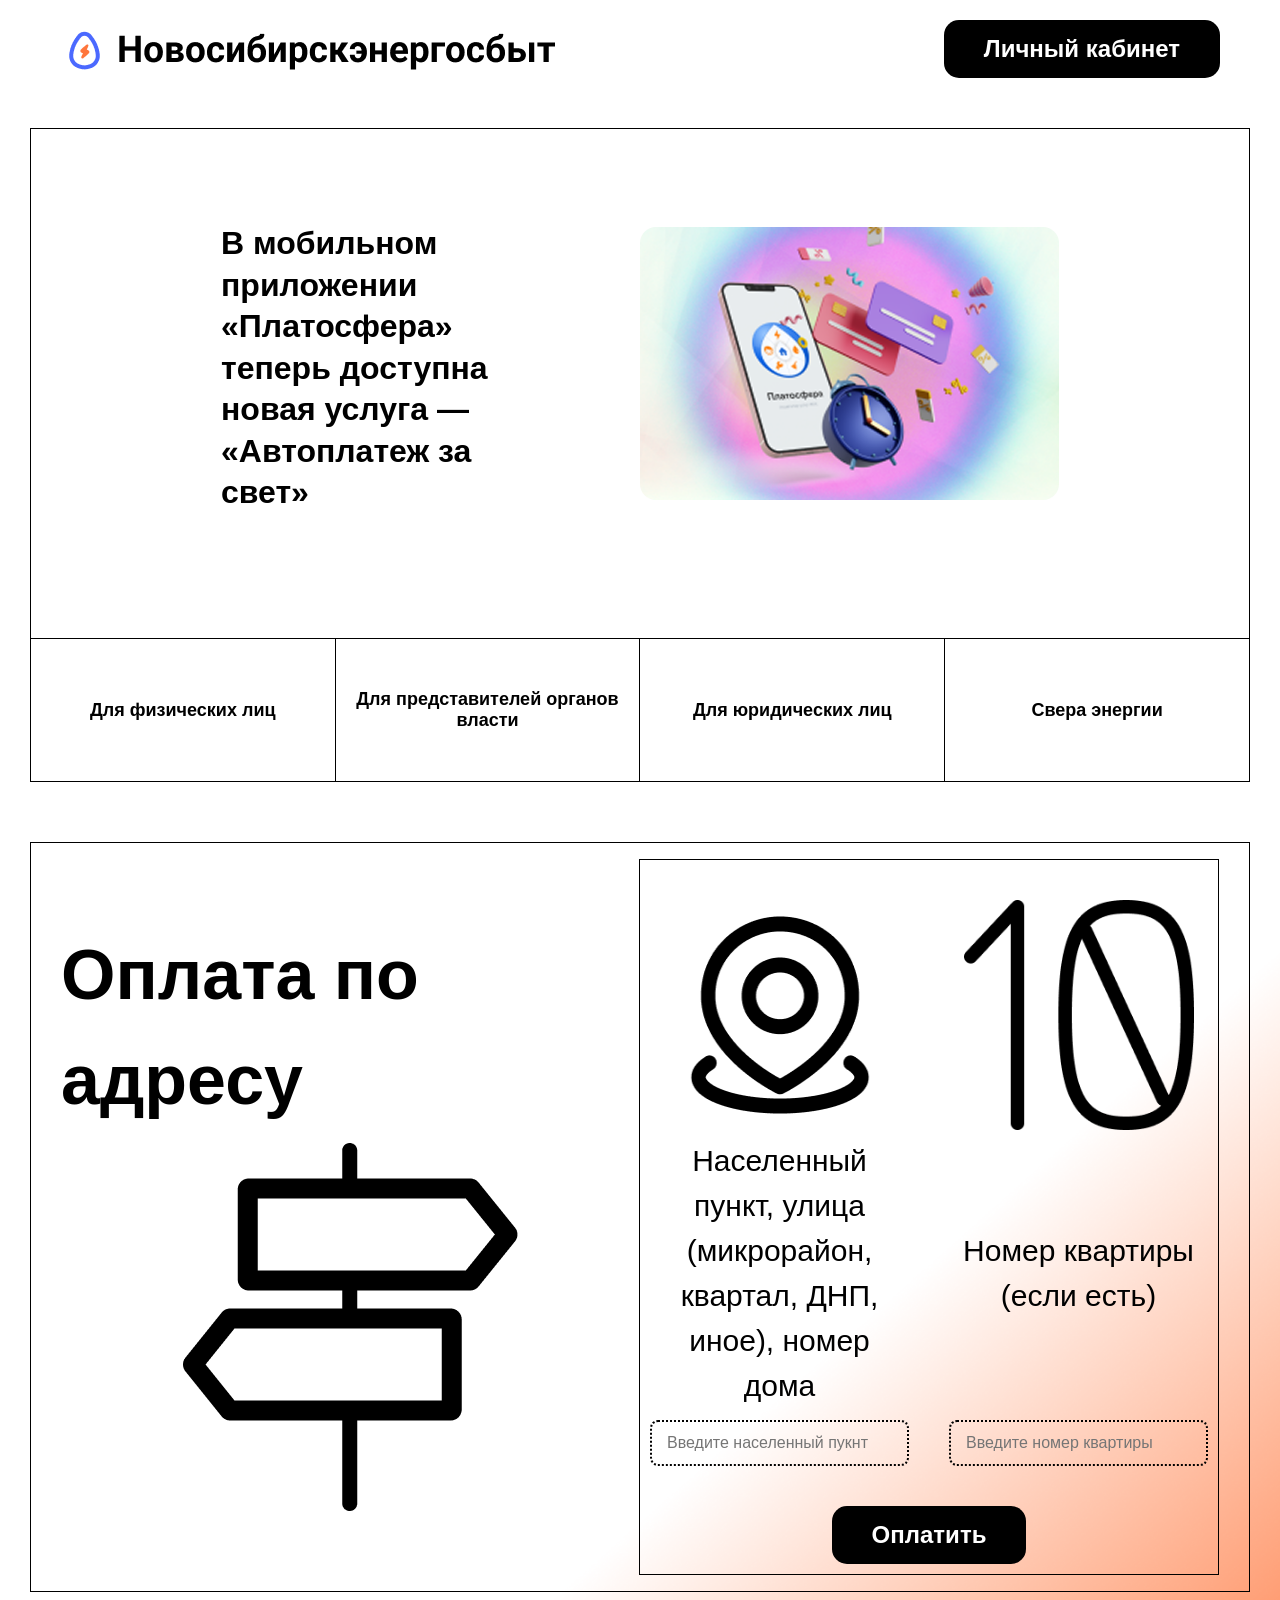
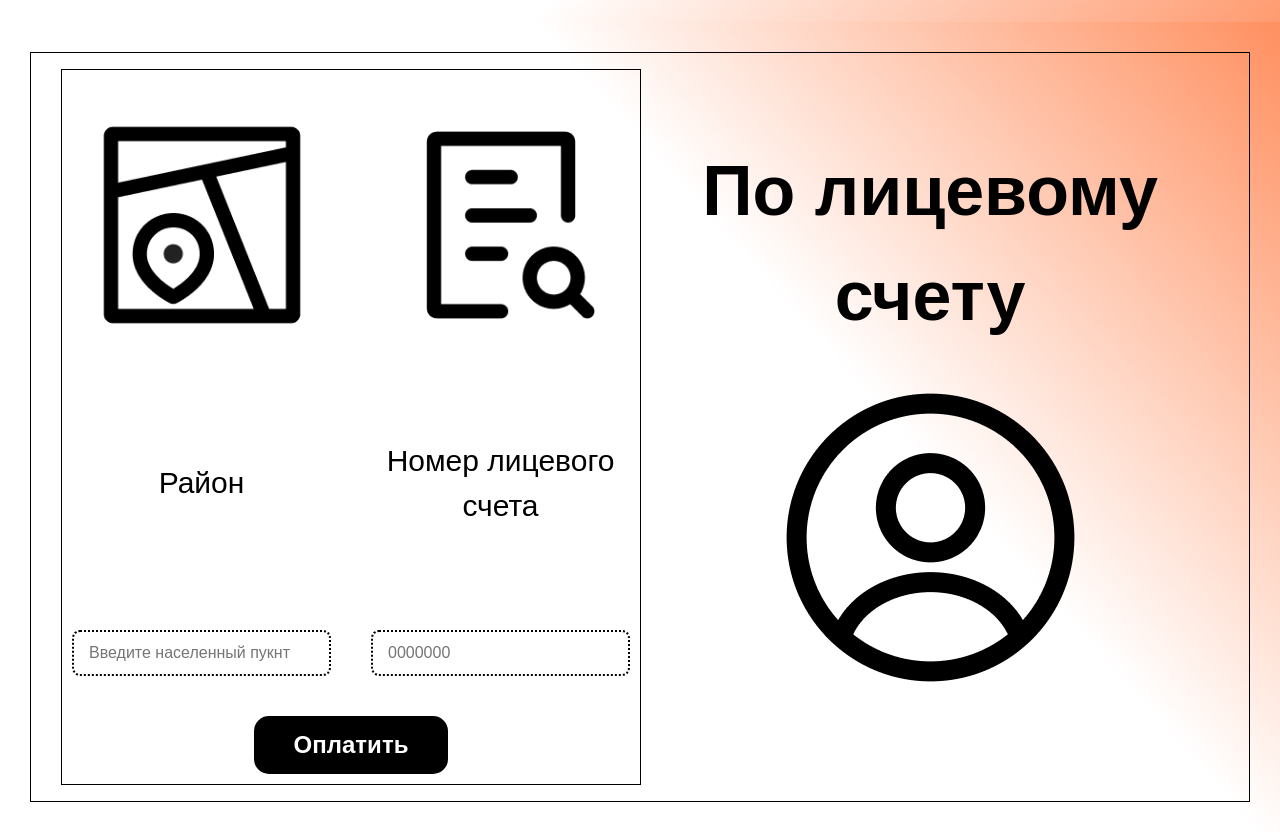
<file: index.html>
<!DOCTYPE html>
<html lang="en">
<head>
    <meta charset="UTF-8">
    <meta name="viewport" content="width=device-width, initial-scale=1.0">
    <title>Новосибирскэнергосбыт</title>
    <link rel="stylesheet" href="css/style.css">
</head>
<body class="page__body">
    <header>
        <img class="logo" src="images/Лого + название.png">
        <button class="button" id="openLoginForm" onclick="openPopup('authChoice')">Личный кабинет</button>
    </header>
    <main>
        <div class="ekran_1">
            <div class="main__text">
                <h1 class="text_1">В мобильном приложении «Платосфера» теперь доступна новая услуга — «Автоплатеж за свет»</h1>
                <img class="img_1" src="images/Avtoplatezh1 1.png">
            </div>
            <div class="main__menu">
                <button id="menu__button" class="b1" onclick="openPopup('menuFiz')">Для физических лиц</button>
                <button id="menu__button" class="b2" onclick="openPopup('menuPower')">Для представителей органов власти</button>
                <button id="menu__button" class="b3" onclick="openPopup('menuLegal')">Для юридических лиц</button>
                <button id="menu__button" class="b4" onclick="openPopup('menuSfera')">Свера энергии</button>
            </div>
        </div>
        <div class="ekran_2">
            <div class="main__text_2">
                <div class="main__text_2_1">
                    <h1 class="text_2">Оплата по адресу</h1>
                    <img class="img_2" src="images/Adres.png">
                </div>
                <div class="sub_menu">
                    <div class="sub__menu">
                        <div class="column">
                            <img class="column_img" src="images/Group punkt.png">
                            <p class="column_text">Населенный пункт, улица (микрорайон, квартал, ДНП, иное), номер дома</p>
                            <input class="input" type="text" placeholder="Введите населенный пукнт">
                        </div>
                        <div class="column">
                            <img class="column_img" src="images/10.png">
                            <p class="column_text">Номер квартиры (если есть)</p>
                            <input class="input" type="text" placeholder="Введите номер квартиры">
                        </div>
                    </div>
                    <div class="button__main_type">
                        <button>Оплатить</button> 
                    </div> 
                </div>
            
            </div>
        </div>
        <div class="ekran_3">
            <div class="main__text_3">
                <div class="main__text_2_1">
                    <h1 class="text_2">По лицевому счету</h1>
                    <img class="img_2" src="images/Group 5.png">
                </div>
                <div class="sub_menu">
                    <div class="sub__menu">
                        <div class="column">
                            <img class="column_img" src="images/Map_light.png">
                            <p class="column_text">Район</p>
                            <input class="input" type="text" placeholder="Введите населенный пукнт">
                        </div>
                        <div class="column">
                            <img class="column_img" src="images/File_dock_search_light.png">
                            <p class="column_text">Номер лицевого счета</p>
                            <input class="input" type="text" placeholder="0000000">
                        </div>
                    </div>
                    <div class="button__main_type">
                        <button>Оплатить</button> 
                    </div> 
                </div>
            
            </div>
        </div>    
    </main>
    <!-- Затемнение фона (оверлей) -->
<div id="overlay" class="overlay" onclick="closeAllPopups()"></div>

<!-- Попапы для кнопок главного меню -->
<div id="menuFizPopup" class="popup popup--menu">
    <div class="popup-content popup-content--menu">
        <h2 class="popup--menu__title">Для физических лиц мы предоставляем:</h2>
        <ol class="popup--menu__list">
            <li>Детализацию счета</li>
            <li>Поддержку если звонят по чужому адресу?</li>
        </ol>
    </div>
</div>
<div id="menuPowerPopup" class="popup popup--menu">
    <div class="popup-content popup-content--menu">
        <h2 class="popup--menu__title">Для представителей органов власти мы предоставляем:</h2>
        <ol class="popup--menu__list">
            <li>Обещанный платеж</li>
            <li>Электронный документооборот</li>
            <li>Калькулятор расчета стоимости внедрения ФСКУЭ</li>
        </ol>
    </div>
</div>
<div id="menuLegalPopup" class="popup popup--menu">
    <div class="popup-content popup-content--menu">
        <h2 class="popup--menu__title">Для юридических лиц мы предоставляем:</h2>
        <ol class="popup--menu__list">
            <li>Заключить договор</li>
            <li>Личный кабинет</li>
            <li>Направить обращение</li>
            <li>Установить электрозарядную станцию</li>
        </ol>
    </div>
</div>
<div id="menuSferaPopup" class="popup popup--menu">
    <div class="popup-content popup-content--menu">
        <h2 class="popup--menu__title">В сфере энергии мы предоставляем:</h2>
        <ol class="popup--menu__list">
            <li>Направление обращения от участника СППС</li>
            <li>Размещение рекламы в мобильном приложении «Платосфера»</li>
            <li>Система платежей и переводов «Сфера энергии»</li>
        </ol>
    </div>
</div>

<!-- Попап выбора: Вход / Регистрация -->
<div id="authChoicePopup" class="popup popup--auth-choice">
    <div class="popup-content popup-content--auth-choice">
        <h2 class="popup__title popup__title--auth">Вход/регистрация в личный кабинет</h2>
        <div class="auth-choice__buttons">
            <button type="button" class="auth-choice__btn auth-choice__btn--primary" onclick="openPopupFromChoice('register')">Регистрация</button>
            <button type="button" class="auth-choice__btn auth-choice__btn--secondary" onclick="openPopupFromChoice('login')">Вход</button>
        </div>
    </div>
</div>

<!-- Попап регистрации -->
<div id="registerPopup" class="popup popup--register">
    <div class="popup-content">
        <span class="close" onclick="closeAllPopups()">&times;</span>
        <h2 class="popup__title">Регистрация</h2>
        
        <!-- Форма регистрации -->
        <form method="POST" action="register.php" id="registerForm">
            <div class="form-group">
                <label>Логин</label>
                <input type="text" name="username" placeholder="Логин" required>
            </div>
            
            <div class="form-group">
                <label>Пароль</label>
                <input type="password" name="password" placeholder="Пароль" required>
            </div>
            
            <div class="form-group">
                <label>Номер лицевого счета</label>
                <input type="text" name="account_number" placeholder="Номер лицевого счета" required>
            </div>
            
            <div class="form-group">
                <label>Эл. почта</label>
                <input type="email" name="email" placeholder="Эл. почта" required>
            </div>
            
            <div class="form-group">
                <label>Номер телефона</label>
                <input type="tel" name="phone" placeholder="Номер телефона" required>
            </div>
            
            <button type="submit" class="popup__submit">Зарегистрироваться</button>
        </form>
        
        <!-- Здесь будем показывать результат -->
        <div id="registerResult"></div>
    </div>
</div>

<!-- Попап входа -->
<div id="loginPopup" class="popup popup--login">
    <div class="popup-content">
        <span class="close" onclick="closeAllPopups()">&times;</span>
        <h2 class="popup__title">Вход</h2>
        <form method="POST" action="login.php" id="loginForm">
            <div class="form-group">
                <label>Логин</label>
                <input type="text" name="username" placeholder="Логин" required>
            </div>
            <div class="form-group">
                <label>Пароль</label>
                <input type="password" name="password" placeholder="Пароль" required>
            </div>
            <button type="submit" class="popup__submit">Войти</button>
        </form>
        <div id="loginResult"></div>
    </div>
</div>

<script src="popups.js"></script>
</body>
</html>
</file>
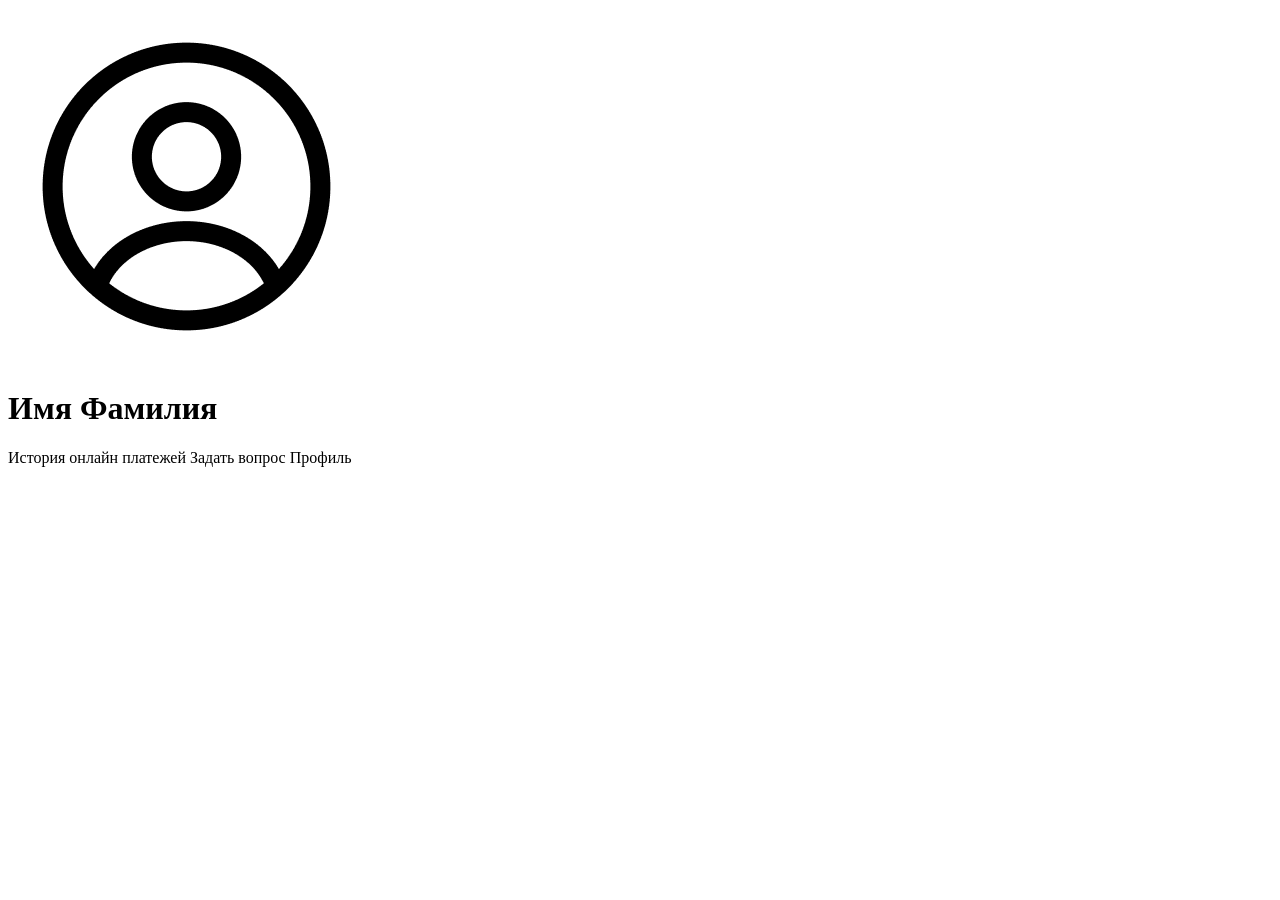
<file: lk.html>
<!DOCTYPE html>
<html lang="en">
<head>
    <meta charset="UTF-8">
    <meta name="viewport" content="width=device-width, initial-scale=1.0">
    <title>Document</title>
</head>
<body>
    <main>
        <img class="avatar" src="images/Group 5.png">
        <h1>Имя Фамилия</h1>
        <a>История онлайн платежей</a>
        <a>Задать вопрос</a>
        <a>Профиль</a>
    </main>
</body>
</html>
</file>
<file: css/style.css>
/* Универсальный селектор (*) применяет стили ко ВСЕМ элементам на странице */
* {
    margin: 0; /* Убирает внешние отступы у всех элементов (браузеры часто добавляют их по умолчанию) */
    padding: 0; /* Убирает внутренние отступы у всех элементов */
    box-sizing: border-box; /* Заставляет браузер учитывать padding и border в ширине и высоте элемента (чтобы верстка не "разваливалась") */
}
/* Стили для тега <body> - основной контейнер страницы */
body {
    font-family: 'Segoe UI', Tahoma, Geneva, Verdana, sans-serif; /* Устанавливает шрифт: сначала Segoe UI (красивый системный), если нет - запасные варианты */
    background-color: white; /* Светло-серый с голубым оттенком фон страницы (как на дизайне) */
    color: #1e293b; /* Темно-сине-серый цвет текста по умолчанию (не чисто черный, чтобы глаза меньше уставали) */
    line-height: 1.5; /* Межстрочный интервал (делает текст более читабельным) */
}

/* Шапка сайта (header) */

/* Стили для тега <header> - верхняя часть страницы */
header {
    display: flex; /* Включает Flexbox - современный способ раскладки элементов */
    justify-content: space-between; /* Распределяет элементы по краям: логотип слева, кнопка справа */
    align-items: center; /* Выравнивает элементы по вертикали по центру */
    padding: 20px 60px; /* Внутренние отступы: 20px сверху/снизу, 60px слева/справа */
    background-color: #ffffff; /* Белый фон шапки */
}

/* Стили для логотипа (класс .logo) */
.logo {
    width: 496px;
    height: 49px; /* Фиксированная высота логотипа (ширина подстроится автоматически, чтобы сохранить пропорции) */
    width: auto; /* Автоматическая ширина, чтобы не искажать изображение */
}

/* Кнопка "Личный кабинет" (класс .button) */

/* Стили для элемента с классом "button" (наша кнопка входа) */
.button {
    background-color: #000000;
    color: white;
    border: none;
    padding: 15px 40px;
    font-size: 24px;
    font-weight: bold;
    border-radius: 15px;
    cursor: pointer;
    transition: background-color 0.3s ease;
    white-space: nowrap;
}

.button:hover {
    background-color: #c0c0c0;
}

/* Основной контент */

/* Стили для тега <main> - главная часть страницы */
.ekran_1{
    background-color: white;
    padding: 30px;
}

/* Заголовок (главная новость) - класс .text_1 */
.main__text{
    height: 510px;
    display: flex;
    align-items: center;
    gap: 120px;
    border-style: solid;
    border-top: 1px solid #000000;
    border-bottom: 0px solid #000000;
    border-left: 1px solid #000000;
    border-right: 1px solid #000000;
    padding: 190px;
    align-items: center;
    width: 100%;
}
.main__text_2 > .main__text_2_1,
.main__text_2 > .sub_menu {
    flex: 1; /* равное пространство */
    min-width: 0; /* предотвращаем чрезмерный рост из‑за содержимого */
    flex-wrap: wrap; /* разрешаем перенос элементов внутри этих блоков при необходимости (для адаптивности) */
}
/* Стили для элемента с классом "text_1" (наш большой заголовок) */
.text_1 {
    width: 630px;
    font-size: 32px; /* Крупный размер шрифта 32 пикселя для заголовка */
    font-weight: 700; /* Жирное начертание (700 соответствует bold) */
    color: #000000; /* Очень темный синий цвет (чуть насыщеннее основного текста) */
    margin-bottom: 30px; /* Отступ снизу 30px, чтобы отделить заголовок от картинки */
    line-height: 1.3; /* Немного уменьшенный межстрочный интервал для заголовка (чтобы было плотнее) */
    max-width: 900px; /* Ограничиваем ширину заголовка, чтобы он не был слишком широким и легче читался */
}

/* Изображение - класс .img_1 */

/* Стили для элемента с классом "img_1" (наша картинка) */
.img_1 {
    width: 50%; /* Картинка занимает 100% ширины родительского контейнера (адаптивность) */
    max-width: 687px; /* Но не шире 1000px, чтобы на огромных экранах не было гигантского фото */
    max-height: 456px; /* Максимальная высота 400px, чтобы картинка не была слишком высокой */
    border-radius: 16px; /* Скругление углов 16px (современный тренд дизайна) */
    margin-bottom: 40px; /* Отступ снизу 40px, чтобы отделить картинку от кнопок */
    display: block; /* Картинка по умолчанию inline, меняем на block чтобы margin работал корректно */
}

/* Контейнер для кнопок (плитки услуг) */

/* Стили для кнопок-категорий (Для физических лиц и т.д.) */
.main__menu{
    display: flex;
    flex-direction: row;
    
}
/* Стили для всех тегов <button> внутри <main> */
main button {
    
    /* Сбрасываем стандартные стили кнопки браузера */
    background-color: white; /* Белый фон */
    
    /* Типографика */
    font-size: 18px; /* Размер шрифта 18px (чуть крупнее обычного) */
    font-weight: 600; /* Полужирный текст */
    color: #000000; /* Темно-синий цвет текста */
    text-align: center;
    padding-bottom: 50px;
    padding-top: 50px; /* Выравнивание текста по левому краю (обычно в кнопках по центру) */
    
    /* Размеры и отступы */
    width: 100%; /* Ширина 100% от родителя (чтобы все кнопки были одинаковой ширины) */
    max-width: 465px; /* Но не шире 400px (чтобы на широких экранах не были слишком большими) */
    /* Анимация и взаимодействие */
    cursor: pointer; /* Курсор-рука */
    transition: all 0.2s ease; /* Плавное изменение всех свойств за 0.2 секунды */
    
}
.b1{
    border-top: 1px solid #000000;
    border-bottom: 1px solid #000000;
    border-left: 1px solid #000000;
    border-right: 1px solid #000000;
}
.b2{
    border-top: 1px solid #000000;
    border-bottom: 1px solid #000000;
    border-left: 0px solid #000000;
    border-right: 1px solid #000000;
}
.b3{
    border-top: 1px solid #000000;
    border-bottom: 1px solid #000000;
    border-left: 0px solid #000000;
    border-right: 1px solid #000000;
}
.b4{
    border-top: 1px solid #000000;
    border-bottom: 1px solid #000000;
    border-left: 0px solid #000000;
    border-right: 1px solid #000000;
}

/* Эффект при наведении на кнопки-категории */
main button:hover {
    background-color: #c0c0c0;
    border-color: #ffffff;
    box-shadow: 0 8px 15px rgba(0, 63, 235, 0.1); /* Увеличиваем тень с синим оттенком */
}
/* Основной контейнер страницы/блока */

/* Верхняя строка с заголовком и картинкой */
.ekran_2 {
    background-image: url("../images/Экран 4.png");
    background-position: center;
    background-repeat: no-repeat;
    background-size: cover;
    padding: 30px;
}

.main__text_2 { /* В вашем HTML опечатка: используется класс "main_text_2" (с одним нижним подчеркиванием), но в CSS написано с двумя. Исправляем селектор для соответствие HTML */
    display: flex; /* Включаем Flexbox для выравнивания элементов в ряд */ /* Размещаем заголовок слева, а картинку справа (space-between создает между ними максимальное расстояние) */
    align-items: center; /* Выравниваем заголовок и картинку по вертикали по центру (как на скриншоте) */
    margin: 0;
    border: solid #000000 1px;
    padding-left: 30px;
    padding-right: 30px;
    height: 750px;
    flex-grow: 1;
    width: 100%;
}

/* Устанавливаем одинаковую ширину для двух основных частей внутри main__text_2 */
.main__text_2 > .main__text_2_1,
.main__text_2 > .sub_menu {
    flex: 1; /* равное пространство */
    min-width: 0; /* предотвращаем чрезмерный рост из‑за содержимого */
    flex-wrap: wrap; /* разрешаем перенос элементов внутри этих блоков при необходимости (для адаптивности) */
}
.main__text_2_1 {
    display: flex;
    flex-direction: column;
    align-items: center; /* центрируем внутренние блоки по горизонтали */
}
.text_2 {
    margin-bottom: 10px;
    font-size: 70px;
    color: #000000;
}

.ekran_3 .text_2 {
    text-align: center;
}
.sub_menu {
    display: flex;
    flex-direction: column;
    align-items: center; /* центрируем внутренние блоки по горизонтали */
    border: 1px solid #000000;
}
.sub__menu {
    display: flex;               /* row по‑умолчанию */
    flex-direction: row;
    justify-content: center;     /* двигает колонки в середину по горизонтали */
    gap: 20px;
    height: 646px;
}
.column {
    align-items: center;
    display: flex; /* Включаем Flexbox для колонки */
    flex-direction: column;
    justify-content: space-between; /* разнесём верхний текст и поле по вертикали */
    flex: 1; /* Колонка занимает доступное пространство */
    max-width: 444px;
    margin: 10px;
    padding-top: 30px;
    gap: 1px; /* равное расстояние между картинкой, текстом и полем */
    flex-grow: 1; /* Добавляем отступы слева и справа, чтобы колонки не прилипали к краям */
}

/* Инпут тянем вниз, чтобы все на одном уровне */

.input{
    border-style: dotted black 1px;
    margin-bottom: 30px;
}
.column_text {
    text-align: center;
    font-size: 30px;
    color: #000000;
}
.column_img {
    width: 230px;
    height: 230px;
}



/* Стили для полей ввода */
.input {
    width: 100%; /* Поле занимает всю ширину родительской колонки */
    padding: 12px 15px; /* Внутренние отступы для комфортного ввода текста */
    border: 2px dotted #000000; /* Серая рамка */
    border-radius: 8px; /* Скругленные углы, как часто бывает в современных интерфейсах */
    font-size: 16px; /* Размер текста внутри поля */
    box-sizing: border-box; /* Важно! Учитываем padding в общей ширине, чтобы поле не вылезало за пределы max-width */
    margin-top: 5px; /* Небольшой отступ сверху от текста */
    background-color: transparent; /* делаем поле прозрачным */
}

/* Контейнер для кнопки, чтобы выровнять её по нижнему краю */
.button__main_type {
    display: flex; /* Включаем Flexbox */
    align-items: flex-end; /* Выравниваем содержимое (кнопку) по нижнему краю этого контейнера */
    height: 100%; /* Контейнер растягивается на всю высоту, чтобы align-items работал корректно относительно sub_menu */
    margin-bottom: 10px;
}

/* Стили для самой кнопки "Оплатить" */
.button__main_type button {
    background-color: #000000; /* Синий цвет фона, как на скриншоте (королевский синий) */
    color: white; /* Белый цвет текста */
    border: none; /* Убираем стандартную рамку */
    padding: 15px 40px; /* Вертикальные и горизонтальные отступы внутри кнопки */
    font-size: 24px; /* Крупный текст на кнопке */
    font-weight: bold; /* Жирное начертание */
    border-radius: 15px; /* Сильное скругление, чтобы кнопка была овальной (можно подобрать другое значение под дизайн) */
    cursor: pointer; /* Меняем курсор на указатель при наведении */
    transition: background-color 0.3s ease; /* Плавное изменение цвета фона при наведении */
    white-space: nowrap; /* Запрещаем перенос текста на кнопке на новую строку */
}

/* Эффект при наведении на кнопку для интерактивности */
.button__main_type button:hover {
    background-color: #c0c0c0;
}

.ekran_3{
    background-image: url("../images/Экран 5.png");
    background-position: center;
    background-repeat: no-repeat;
    background-size: cover;
    padding: 30px;
}
.main__text_3 { /* В вашем HTML опечатка: используется класс "main_text_2" (с одним нижним подчеркиванием), но в CSS написано с двумя. Исправляем селектор для соответствие HTML */
    display: flex; /* Включаем Flexbox для выравнивания элементов в ряд */ /* Размещаем заголовок слева, а картинку справа (space-between создает между ними максимальное расстояние) */
    flex-direction: row-reverse;
    align-items: center; /* Выравниваем заголовок и картинку по вертикали по центру (как на скриншоте) */
    margin: 0;
    border: solid #000000 1px;
    padding-left: 30px;
    padding-right: 30px;
    height: 750px;
    flex-grow: 1;
    width: 100%;
}

/* Устанавливаем одинаковую ширину для двух основных частей внутри main__text_2 */
.main__text_3 > .main__text_2_1,
.main__text_3 > .sub_menu {
    flex: 1; /* равное пространство */
    min-width: 0; /* предотвращаем чрезмерный рост из‑за содержимого */
    flex-wrap: wrap; /* разрешаем перенос элементов внутри этих блоков при необходимости (для адаптивности) */
}
/* Адаптивность для мобильных устройств */

/* Медиа-запрос: стили применятся только когда ширина экрана 768px или меньше */
@media (max-width: 768px) {
    
    /* Уменьшаем отступы в шапке для мобильных */
    header {
        padding: 15px 20px; /* Меньшие отступы: 15px сверху/снизу, 20px по бокам */
    }
    
    /* Уменьшаем отступы в основном контенте */
    main {
        padding: 0 12px; /* Убираем внутренние отступы по бокам до 12px */
    }
    
    /* Первый экран: текст и картинка в колонку */
    .main__text {
        flex-direction: column;
        gap: 24px;
        padding: 28px 18px;
        height: auto;
        align-items: center;
    }
    .main__text .img_1 {
        width: 100%;
        max-width: 100%;
        max-height: none;
    }
    
    /* Меню первого экрана: вертикальные кнопки во всю ширину */
    .main__menu {
        flex-direction: column;
        gap: 10px;
    }
    .main__menu button {
        max-width: 100%;
        width: 100%;
        padding-top: 16px;
        padding-bottom: 16px;
        font-size: 18px;
    }
    
    /* Уменьшаем размер заголовка */
    .text_1 {
        font-size: 24px; /* С 32px уменьшаем до 24px */
        width: auto;
    }
    
    /* Второй и третий экраны: колонки в одну линию */
    .main__text_2,
    .main__text_3 {
        flex-direction: column;
        align-items: center;
        gap: 24px;
        padding-left: 18px;
        padding-right: 18px;
        height: auto;
    }
    .main__text_2 > .main__text_2_1,
    .main__text_2 > .sub_menu,
    .main__text_3 > .main__text_2_1,
    .main__text_3 > .sub_menu,
    .main__text_2_1 {
        width: 100%;
        flex: none;
    }
    .main__text_2 .text_2,
    .main__text_3 .text_2 {
        font-size: 36px;
        text-align: center;
    }
    
    .sub__menu {
        flex-direction: column;
        align-items: stretch;
        gap: 16px;
        height: auto;
        width: 100%;
    }
    .column {
        max-width: 100%;
        width: 100%;
        margin: 0;
        padding-top: 18px;
    }
    .column_img {
        width: 120px;
        height: 120px;
    }
    
    .input {
        width: 100%;
    }
    
    .button__main_type {
        justify-content: center;
        margin-top: 10px;
        width: 100%;
    }
    .button__main_type button {
        max-width: 100%;
        width: 100%;
    }
    
    .ekran_1,
    .ekran_2,
    .ekran_3 {
        padding: 20px;
    }
}
/* Затемнение фона */
.overlay {
    display: none;
    position: fixed;
    top: 0;
    left: 0;
    width: 100%;
    height: 100%;
    background-color: rgba(0, 0, 0, 0.5);
    z-index: 1000;
}

/* Попап */
.popup {
    display: none;
    position: fixed;
    top: 50%;
    left: 50%;
    transform: translate(-50%, -50%);
    background-color: white;
    padding: 20px;
    border-radius: 10px;
    box-shadow: 0 5px 20px rgba(0,0,0,0.2);
    z-index: 1001;
    max-width: 400px;
    width: 90%;
    max-height: 80vh;
    overflow-y: auto;
}

/* Попапы меню (Для физических лиц, органов власти, юридических лиц, Сфера энергии) */
.popup--menu {
    background-color: #000;
    border-radius: 8px;
    padding: 28px 24px;
    width: 1512px;
    height: 794px;
    max-width: 95vw;
    max-height: 90vh;
    box-sizing: border-box;
}

.popup--menu .popup-content--menu {
    position: relative;
    height: 100%;
    min-height: 0;
    display: flex;
    flex-direction: column;
    justify-content: space-evenly;
    padding: 48px 56px 48px 48px;
    box-sizing: border-box;
}

.popup--menu__close {
    position: absolute;
    right: 12px;
    top: 12px;
    color: rgba(255,255,255,0.8);
    font-size: 22px;
}

.popup--menu__close:hover {
    color: #fff;
}

.popup--menu__title {
    color: #fff;
    font-size: clamp(22px, 4.5vh + 1.5vw, 72px);
    font-weight: bold;
    margin: 0 36px 0 0;
    line-height: 1.3;
    flex: 0 1 auto;
}

.popup--menu__list {
    color: #fff;
    font-size: clamp(18px, 3.5vh + 1vw, 56px);
    line-height: 1.5;
    margin: 0;
    padding-left: 1.2em;
    flex: 0 1 auto;
}

.popup--menu__list li {
    margin-bottom: 0.35em;
}

/* Попап выбора: Вход/регистрация в личный кабинет */
.popup--auth-choice {
    background-color: #000;
    border-radius: 12px;
    padding: 32px 28px;
    width: 1512px;
    height: 794px;
    max-width: 95vw;
    max-height: 90vh;
    box-sizing: border-box;
}

.popup--auth-choice .popup-content--auth-choice {
    position: relative;
    text-align: center;
    height: 100%;
    display: flex;
    flex-direction: column;
    align-items: center;
    justify-content: center;
}

.popup--auth-choice .popup__title--auth {
    color: #fff;
    font-size: 100px;
    font-weight: 600;
    line-height: 1.4;
    margin: 0 0 28px;
    padding: 0;
}

.popup--auth-choice .auth-choice__buttons {
    display: flex;
    gap: 16px;
    justify-content: center;
    flex-wrap: wrap;
}

.popup--auth-choice .auth-choice__btn {
    padding: 12px 28px;
    border-radius: 8px;
    font-size: 40px;
    font-weight: 500;
    cursor: pointer;
    background: transparent;
    color: #fff;
    transition: background 0.2s, border-color 0.2s;
}

.popup--auth-choice .auth-choice__btn--primary,
.popup--auth-choice .auth-choice__btn--secondary {
    border: 2px solid #fff;
}

.popup--auth-choice .auth-choice__btn--primary:hover,
.popup--auth-choice .auth-choice__btn--secondary:hover {
    background-color: #c0c0c0;
    color: #333;
}

/* Попап регистрации — чёрная панель по макету */
.popup--register {
    background-color: #000;
    border-radius: 12px;
    padding: 28px 24px;
    box-shadow: 0 4px 24px rgba(0,0,0,0.4);
}

.popup--register .popup-content {
    position: relative;
}

.popup--register .popup__title {
    color: #fff;
    text-align: center;
    font-size: 1.25rem;
    font-weight: 600;
    margin-bottom: 24px;
}

.popup--register .close {
    color: rgba(255,255,255,0.8);
}

.popup--register .close:hover {
    color: #fff;
}

.popup--register .form-group {
    margin-bottom: 18px;
}

.popup--register .form-group label {
    display: block;
    margin-bottom: 8px;
    font-weight: 500;
    color: #fff;
}

.popup--register .form-group input {
    width: 100%;
    padding: 10px 12px;
    border: 1px dashed rgba(255,255,255,0.9);
    border-radius: 6px;
    background: transparent;
    color: #fff;
    box-sizing: border-box;
}

.popup--register .form-group input::placeholder {
    color: rgba(255,255,255,0.6);
}

.popup--register .popup__submit {
    display: block;
    margin: 20px auto 0;
    padding: 12px 32px;
    background-color: #fff;
    color: #000;
    border: 1px solid rgba(0,0,0,0.2);
    border-radius: 8px;
    cursor: pointer;
    font-size: 1rem;
    font-weight: 600;
    box-shadow: 0 1px 4px rgba(0,0,0,0.2);
}

.popup--register .popup__submit:hover {
    background-color: #c0c0c0;
}

.popup--register #registerResult .success-message,
.popup--register #registerResult .error-message {
    margin-top: 12px;
    padding: 10px;
    border-radius: 6px;
    font-size: 14px;
}

.popup--register #registerResult .success-message {
    color: #0f0;
    background-color: rgba(0,255,0,0.15);
}

.popup--register #registerResult .error-message {
    color: #f66;
    background-color: rgba(255,0,0,0.15);
}

/* Попап входа — в одном стиле с окном регистрации */
.popup--login {
    background-color: #000;
    border-radius: 12px;
    padding: 28px 24px;
    box-shadow: 0 4px 24px rgba(0,0,0,0.4);
}

.popup--login .popup-content {
    position: relative;
}

.popup--login .popup__title {
    color: #fff;
    text-align: center;
    font-size: 1.25rem;
    font-weight: 600;
    margin-bottom: 24px;
}

.popup--login .close {
    color: rgba(255,255,255,0.8);
}

.popup--login .close:hover {
    color: #fff;
}

.popup--login .form-group {
    margin-bottom: 18px;
}

.popup--login .form-group label {
    display: block;
    margin-bottom: 8px;
    font-weight: 500;
    color: #fff;
}

.popup--login .form-group input {
    width: 100%;
    padding: 10px 12px;
    border: 1px dashed rgba(255,255,255,0.9);
    border-radius: 6px;
    background: transparent;
    color: #fff;
    box-sizing: border-box;
}

.popup--login .form-group input::placeholder {
    color: rgba(255,255,255,0.6);
}

.popup--login .popup__submit {
    display: block;
    margin: 20px auto 0;
    padding: 12px 32px;
    background-color: #fff;
    color: #000;
    border: 1px solid rgba(0,0,0,0.2);
    border-radius: 8px;
    cursor: pointer;
    font-size: 1rem;
    font-weight: 600;
    box-shadow: 0 1px 4px rgba(0,0,0,0.2);
}

.popup--login .popup__submit:hover {
    background-color: #c0c0c0;
}

.popup--login #loginResult .success-message,
.popup--login #loginResult .error-message {
    margin-top: 12px;
    padding: 10px;
    border-radius: 6px;
    font-size: 14px;
}

.popup--login #loginResult .success-message {
    color: #0f0;
    background-color: rgba(0,255,0,0.15);
}

.popup--login #loginResult .error-message {
    color: #f66;
    background-color: rgba(255,0,0,0.15);
}

/* Контент попапа */
.popup-content {
    position: relative;
}

/* Кнопка закрытия */
.close {
    position: absolute;
    right: 10px;
    top: 5px;
    font-size: 24px;
    cursor: pointer;
    color: #999;
}

.close:hover {
    color: #333;
}

/* Активное состояние попапа */
.popup.active, .overlay.active {
    display: block;
}

/* Стили для формы (остальные попапы) */
.form-group {
    margin-bottom: 15px;
}

.form-group label {
    display: block;
    margin-bottom: 5px;
    font-weight: bold;
}

.form-group input {
    width: 100%;
    padding: 8px;
    border: 1px solid #ddd;
    border-radius: 4px;
    box-sizing: border-box;
}

button[type="submit"] {
    background-color: #4CAF50;
    color: white;
    padding: 10px 20px;
    border: none;
    border-radius: 4px;
    cursor: pointer;
    width: 100%;
    font-size: 16px;
}

button[type="submit"]:hover {
    background-color: #c0c0c0;
}

/* Сообщения об ошибках/успехе */
.success-message {
    color: green;
    margin-top: 10px;
    padding: 10px;
    background-color: #d4edda;
    border-radius: 4px;
}

.error-message {
    color: red;
    margin-top: 10px;
    padding: 10px;
    background-color: #f8d7da;
    border-radius: 4px;
}
</file>
